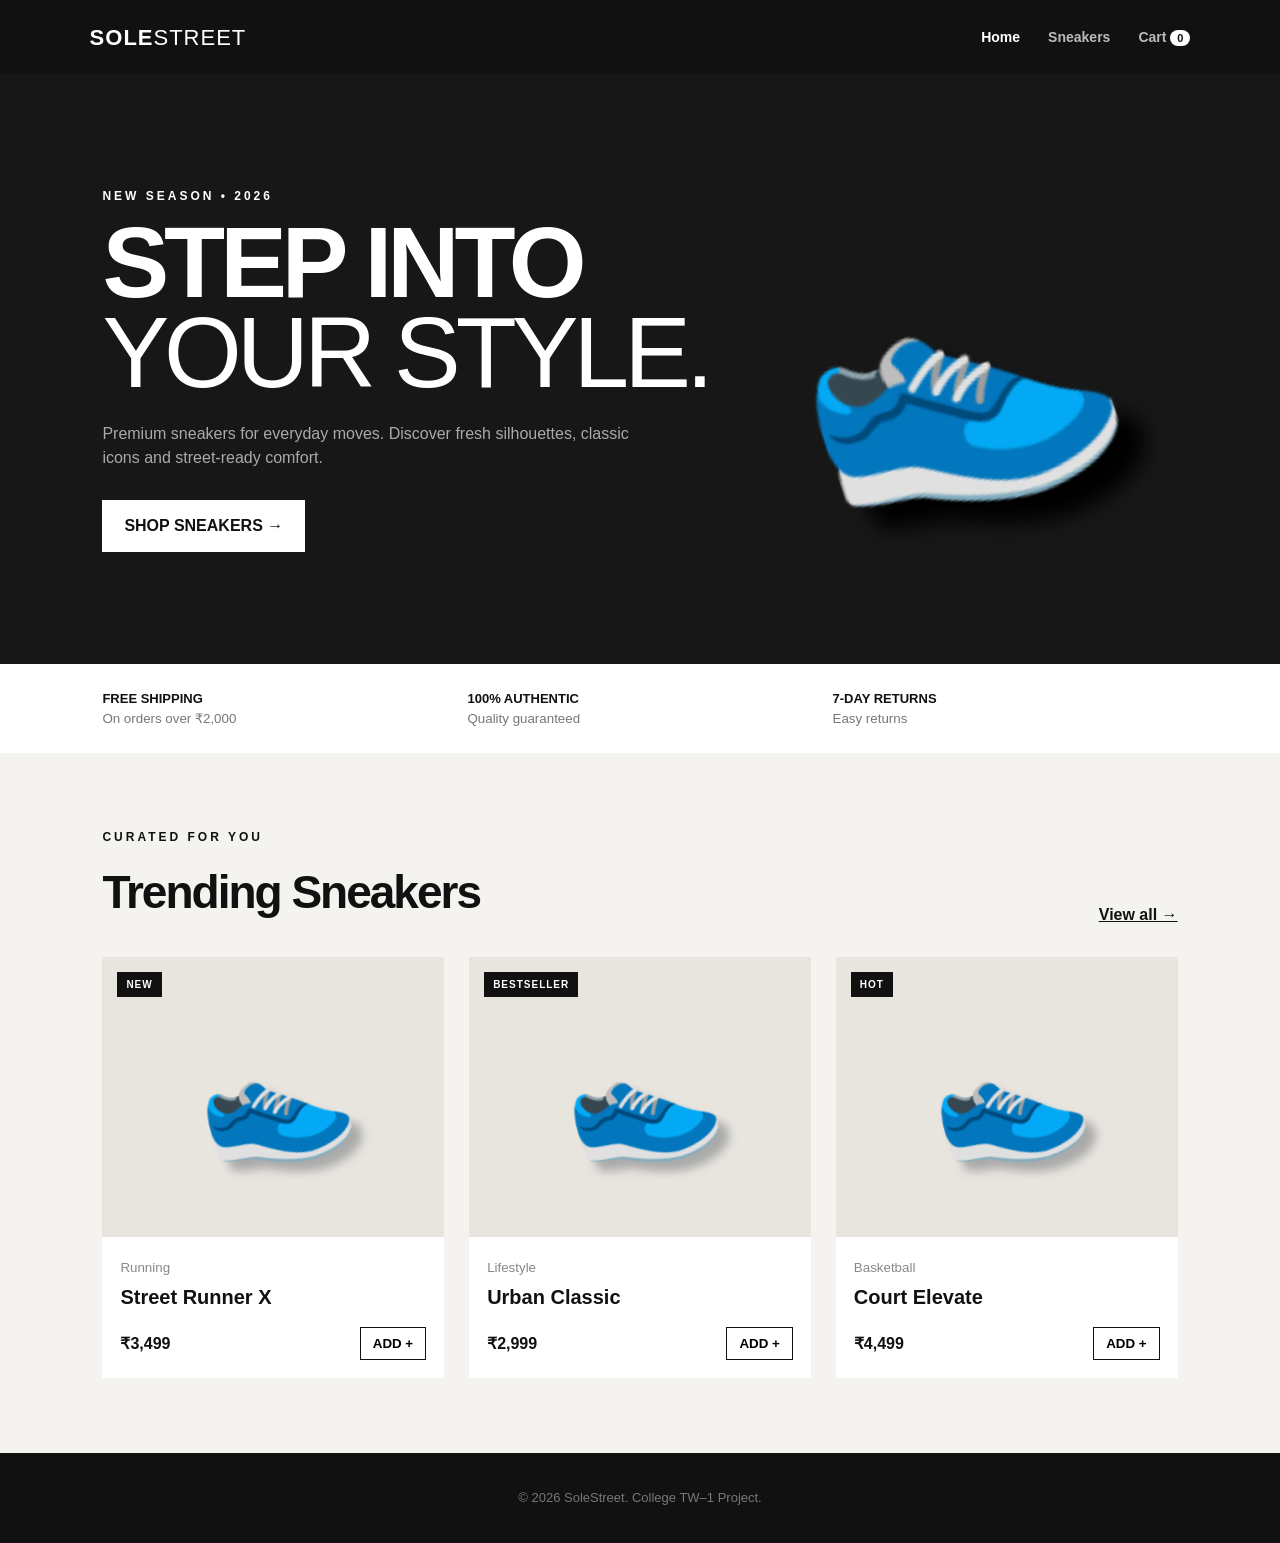
<file: index.html>
<!DOCTYPE html>
<html lang="en">
<head>
  <meta charset="UTF-8">
  <meta name="viewport" content="width=device-width, initial-scale=1.0">
  <title>SoleStreet | Sneaker Store</title>
  <link rel="stylesheet" href="css/style.css">
</head>
<body>
  <header class="navbar">
    <a class="logo" href="index.html">SOLE<span>STREET</span></a>
    <nav>
      <a class="active" href="index.html">Home</a>
      <a href="products.html">Sneakers</a>
      <a href="cart.html">Cart <b id="cartCount">0</b></a>
    </nav>
  </header>

  <main>
    <section class="hero">
      <div class="hero-content">
        <p class="eyebrow">NEW SEASON • 2026</p>
        <h1>STEP INTO<br><span>YOUR STYLE.</span></h1>
        <p>Premium sneakers for everyday moves. Discover fresh silhouettes, classic icons and street-ready comfort.</p>
        <a class="btn" href="products.html">SHOP SNEAKERS →</a>
      </div>
      <div class="hero-shoe">👟</div>
    </section>

    <section class="features">
      <div><strong>FREE SHIPPING</strong><small>On orders over ₹2,000</small></div>
      <div><strong>100% AUTHENTIC</strong><small>Quality guaranteed</small></div>
      <div><strong>7-DAY RETURNS</strong><small>Easy returns</small></div>
    </section>

    <section class="section">
      <div class="section-title">
        <div><p class="eyebrow">CURATED FOR YOU</p><h2>Trending Sneakers</h2></div>
        <a href="products.html">View all →</a>
      </div>
      <div id="featuredProducts" class="product-grid"></div>
    </section>
  </main>

  <footer><p>© 2026 SoleStreet. College TW–1 Project.</p></footer>
  <script src="js/products.js"></script>
  <script src="js/script.js"></script>
</body>
</html>
</file>
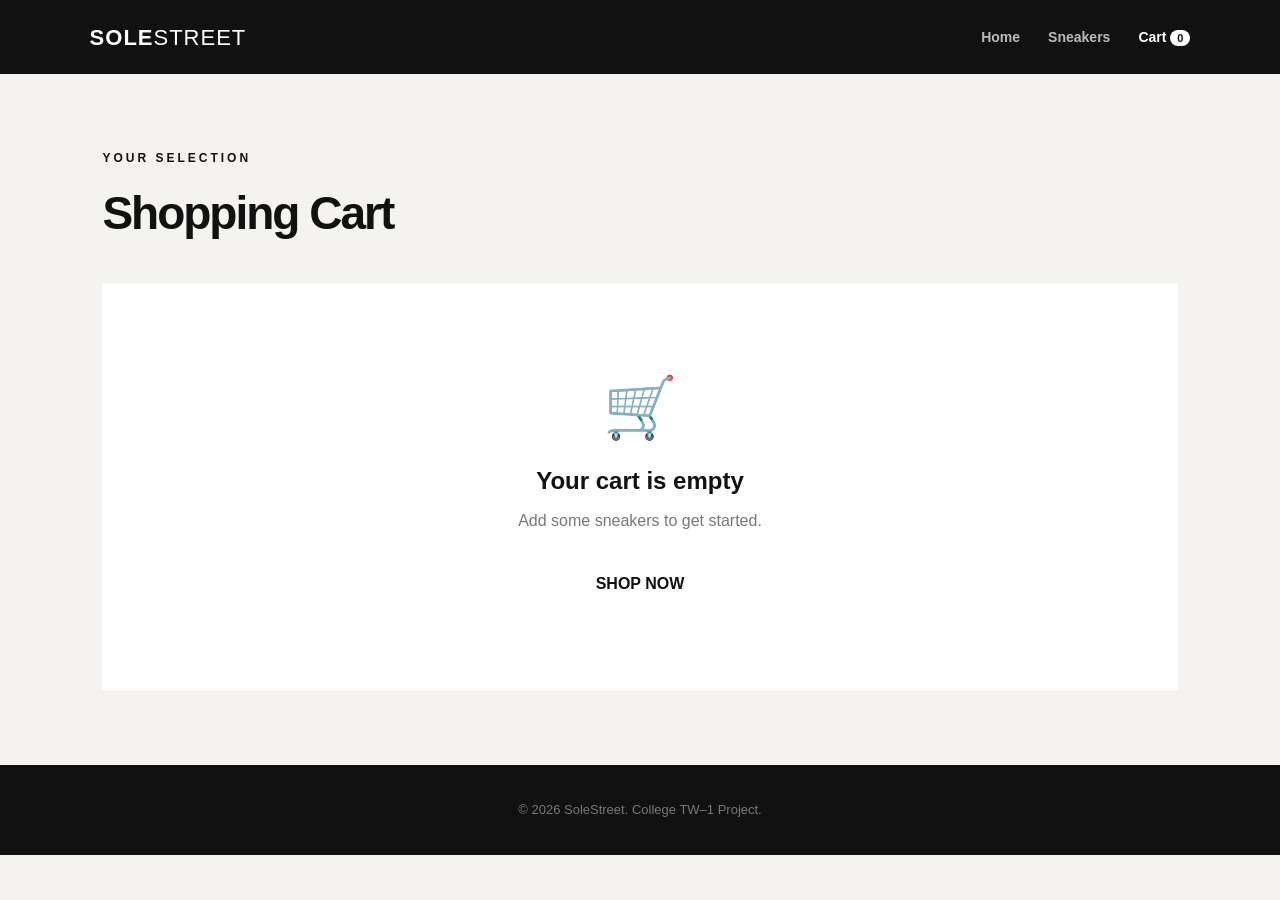
<file: cart.html>
<!DOCTYPE html>
<html lang="en">
<head>
  <meta charset="UTF-8">
  <meta name="viewport" content="width=device-width, initial-scale=1.0">
  <title>Your Cart | SoleStreet</title>
  <link rel="stylesheet" href="css/style.css">
</head>
<body>
  <header class="navbar">
    <a class="logo" href="index.html">SOLE<span>STREET</span></a>
    <nav><a href="index.html">Home</a><a href="products.html">Sneakers</a><a class="active" href="cart.html">Cart <b id="cartCount">0</b></a></nav>
  </header>

  <main class="section">
    <div class="page-heading"><p class="eyebrow">YOUR SELECTION</p><h1>Shopping Cart</h1></div>
    <div id="cartContainer"></div>
  </main>

  <footer><p>© 2026 SoleStreet. College TW–1 Project.</p></footer>
  <script src="js/products.js"></script>
  <script src="js/script.js"></script>
</body>
</html>
</file>
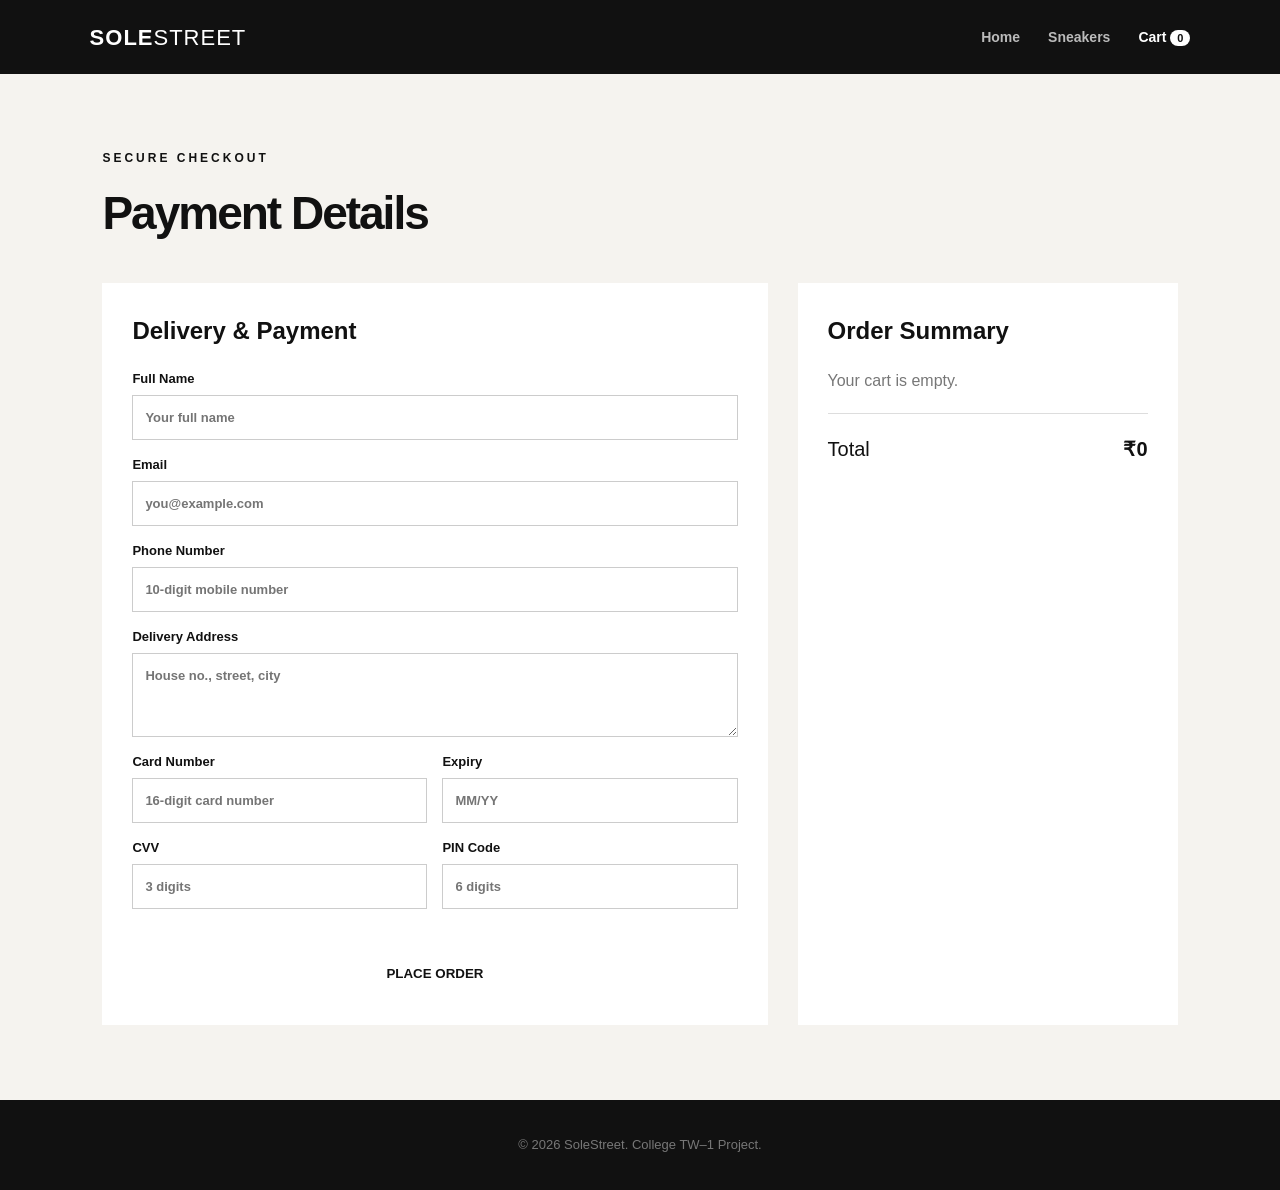
<file: payment.html>
<!DOCTYPE html>
<html lang="en">
<head>
  <meta charset="UTF-8">
  <meta name="viewport" content="width=device-width, initial-scale=1.0">
  <title>Payment | SoleStreet</title>
  <link rel="stylesheet" href="css/style.css">
</head>
<body>
  <header class="navbar">
    <a class="logo" href="index.html">SOLE<span>STREET</span></a>
    <nav><a href="index.html">Home</a><a href="products.html">Sneakers</a><a class="active" href="cart.html">Cart <b id="cartCount">0</b></a></nav>
  </header>

  <main class="section checkout">
    <div class="page-heading"><p class="eyebrow">SECURE CHECKOUT</p><h1>Payment Details</h1></div>
    <div class="checkout-layout">
      <form id="paymentForm" class="payment-form" novalidate>
        <h2>Delivery & Payment</h2>
        <label>Full Name<input id="name" type="text" placeholder="Your full name"></label>
        <label>Email<input id="email" type="email" placeholder="you@example.com"></label>
        <label>Phone Number<input id="phone" type="tel" inputmode="numeric" placeholder="10-digit mobile number" maxlength="10"></label>
        <label>Delivery Address<textarea id="address" rows="3" placeholder="House no., street, city"></textarea></label>
        <div class="form-row">
          <label>Card Number<input id="card" type="text" inputmode="numeric" placeholder="16-digit card number" maxlength="19"></label>
          <label>Expiry<input id="expiry" type="text" placeholder="MM/YY" maxlength="5"></label>
        </div>
        <div class="form-row">
          <label>CVV<input id="cvv" type="password" inputmode="numeric" placeholder="3 digits" maxlength="3"></label>
          <label>PIN Code<input id="pin" type="text" inputmode="numeric" placeholder="6 digits" maxlength="6"></label>
        </div>
        <p id="formError" class="error"></p>
        <button class="btn full" type="submit">PLACE ORDER</button>
      </form>
      <aside id="orderSummary" class="summary"></aside>
    </div>
  </main>

  <footer><p>© 2026 SoleStreet. College TW–1 Project.</p></footer>
  <script src="js/products.js"></script>
  <script src="js/script.js"></script>
</body>
</html>
</file>
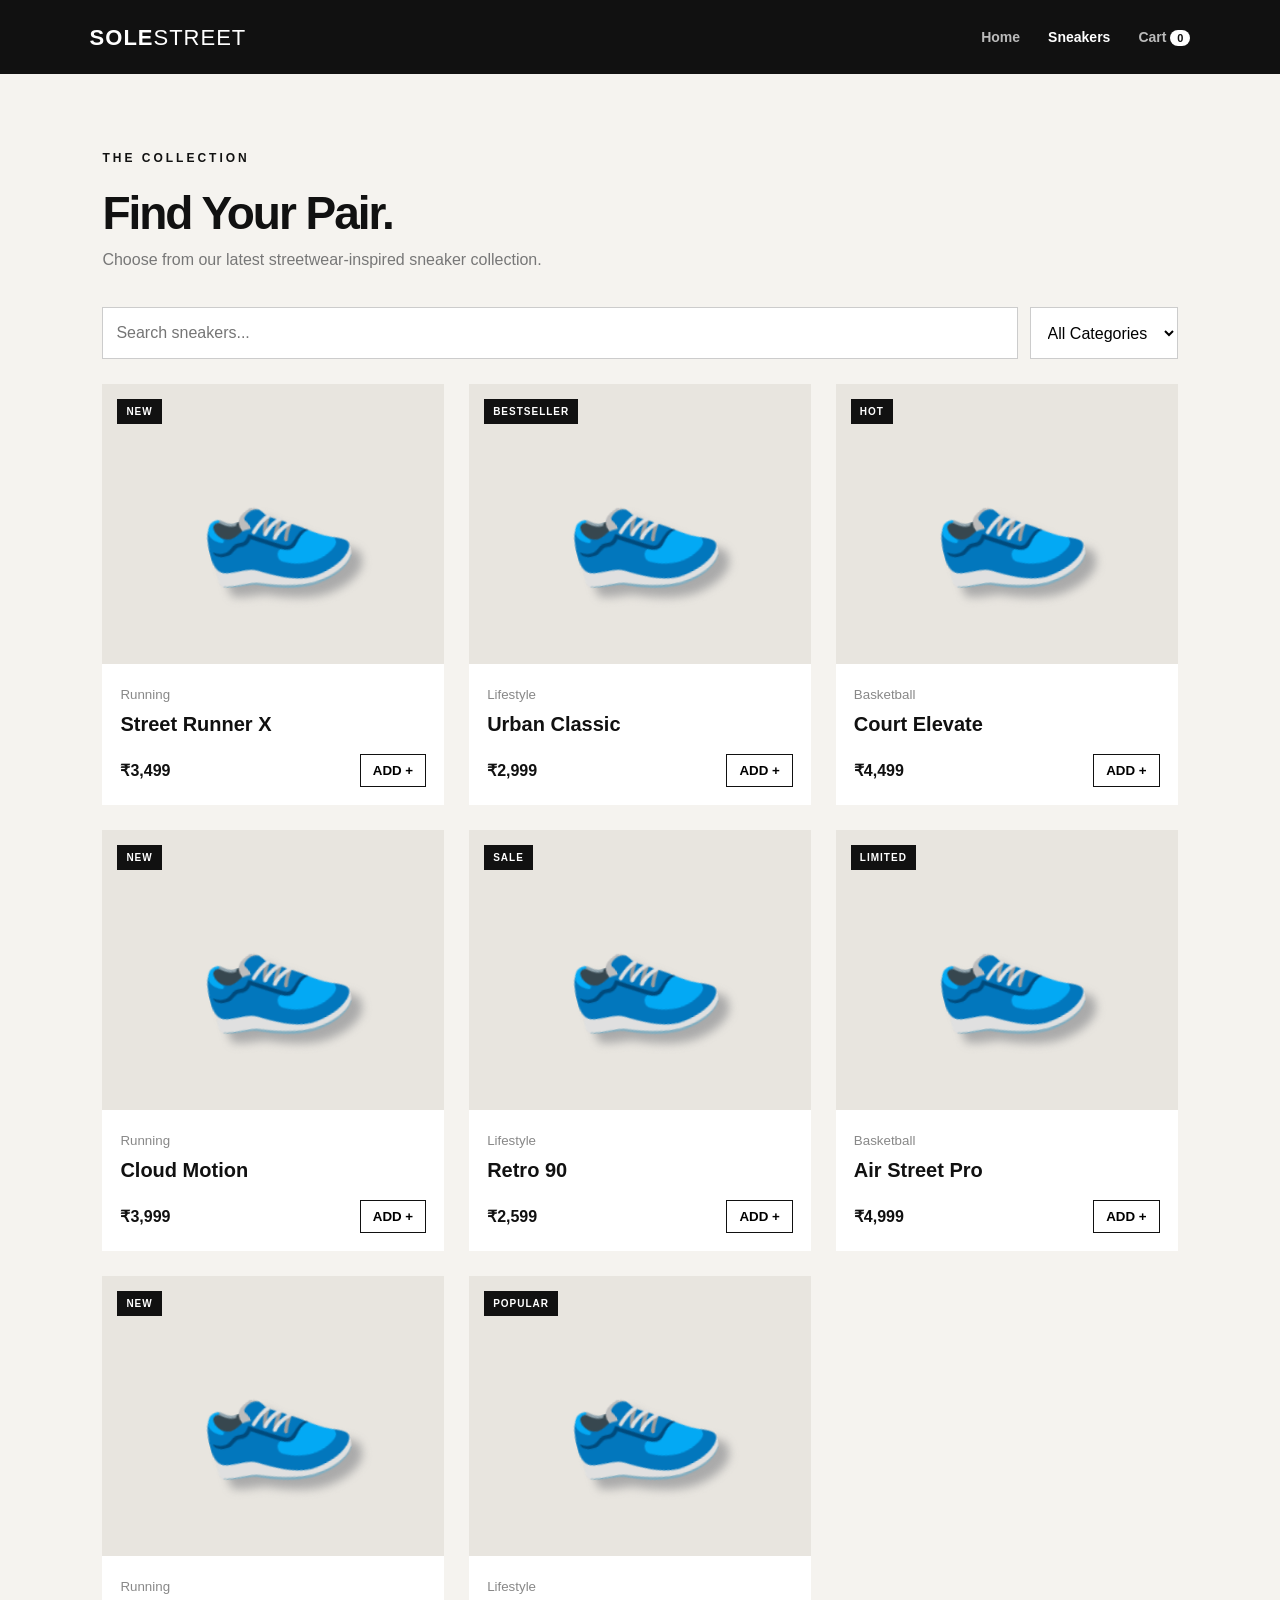
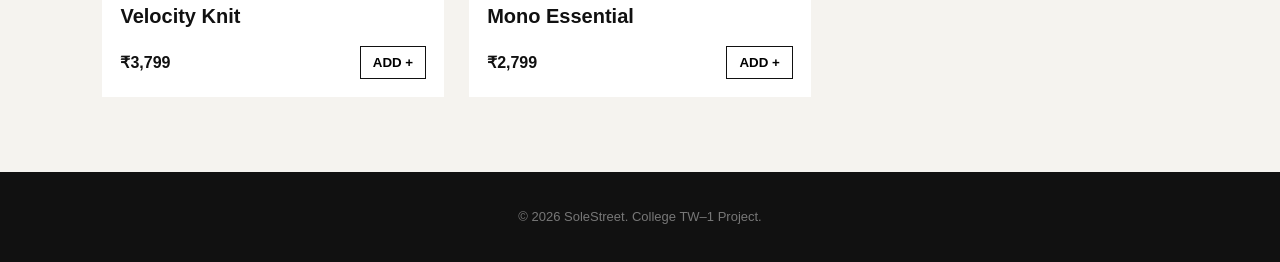
<file: products.html>
<!DOCTYPE html>
<html lang="en">
<head>
  <meta charset="UTF-8">
  <meta name="viewport" content="width=device-width, initial-scale=1.0">
  <title>Sneakers | SoleStreet</title>
  <link rel="stylesheet" href="css/style.css">
</head>
<body>
  <header class="navbar">
    <a class="logo" href="index.html">SOLE<span>STREET</span></a>
    <nav><a href="index.html">Home</a><a class="active" href="products.html">Sneakers</a><a href="cart.html">Cart <b id="cartCount">0</b></a></nav>
  </header>

  <main class="section products-page">
    <div class="page-heading">
      <p class="eyebrow">THE COLLECTION</p>
      <h1>Find Your Pair.</h1>
      <p>Choose from our latest streetwear-inspired sneaker collection.</p>
    </div>
    <div class="toolbar">
      <input id="searchInput" type="search" placeholder="Search sneakers...">
      <select id="categoryFilter"><option value="all">All Categories</option><option value="Running">Running</option><option value="Lifestyle">Lifestyle</option><option value="Basketball">Basketball</option></select>
    </div>
    <div id="productGrid" class="product-grid"></div>
  </main>

  <footer><p>© 2026 SoleStreet. College TW–1 Project.</p></footer>
  <script src="js/products.js"></script>
  <script src="js/script.js"></script>
</body>
</html>
</file>
<file: css/style.css>
*{box-sizing:border-box;margin:0;padding:0}body{font-family:Arial,Helvetica,sans-serif;background:#f5f3ef;color:#111;line-height:1.5}.navbar{height:74px;padding:0 7%;display:flex;align-items:center;justify-content:space-between;background:#111;color:white;position:sticky;top:0;z-index:10}.logo{font-size:22px;font-weight:900;letter-spacing:1px;color:white;text-decoration:none}.logo span{font-weight:400}.navbar nav{display:flex;gap:28px}.navbar nav a{color:#bbb;text-decoration:none;font-weight:700;font-size:14px}.navbar nav a:hover,.navbar nav .active{color:#fff}.navbar b{background:#fff;color:#111;border-radius:20px;padding:2px 7px;font-size:11px}.hero{min-height:590px;background:#171717;color:white;padding:80px 8%;display:flex;align-items:center;justify-content:space-between;overflow:hidden}.hero-content{max-width:650px}.eyebrow{font-size:12px;letter-spacing:3px;font-weight:800;margin-bottom:12px}.hero h1{font-size:clamp(52px,8vw,100px);line-height:.9;margin-bottom:25px;letter-spacing:-5px}.hero h1 span{font-weight:300}.hero p:not(.eyebrow){color:#aaa;max-width:530px;margin-bottom:30px}.hero-shoe{font-size:260px;transform:rotate(-18deg);filter:drop-shadow(20px 30px 10px #000);margin-right:6%}.btn{display:inline-block;background:#fff;color:#111;text-decoration:none;padding:14px 22px;font-weight:900;border:none;cursor:pointer}.btn:hover{opacity:.8}.features{display:grid;grid-template-columns:repeat(3,1fr);background:#fff;padding:25px 8%;gap:20px}.features div{display:flex;flex-direction:column}.features strong{font-size:13px}.features small{color:#777}.section{padding:75px 8%;max-width:1400px;margin:auto}.section-title{display:flex;justify-content:space-between;align-items:end;margin-bottom:30px}.section-title h2,.page-heading h1{font-size:46px;letter-spacing:-2px}.section-title a{color:#111;font-weight:bold}.product-grid{display:grid;grid-template-columns:repeat(3,1fr);gap:25px}.product-card{background:#fff;overflow:hidden}.shoe-image{height:280px;background:#e8e5df;display:flex;align-items:center;justify-content:center;position:relative}.shoe{font-size:125px;filter:drop-shadow(8px 12px 5px #aaa);transform:rotate(-15deg)}.tag{position:absolute;top:15px;left:15px;background:#111;color:#fff;padding:5px 9px;font-size:10px;font-weight:bold;letter-spacing:1px}.product-info{padding:18px}.product-info small{color:#888}.product-info h3{font-size:20px;margin:3px 0 15px}.price-row{display:flex;justify-content:space-between;align-items:center}.price-row button{border:1px solid #111;background:white;padding:8px 12px;font-weight:bold;cursor:pointer}.price-row button:hover{background:#111;color:white}.page-heading{margin-bottom:35px}.page-heading p:not(.eyebrow){color:#777}.toolbar{display:flex;gap:12px;margin-bottom:25px}.toolbar input,.toolbar select{padding:13px;border:1px solid #ccc;background:white;font:inherit}.toolbar input{flex:1}.cart-list{background:white}.cart-item{display:grid;grid-template-columns:90px 1fr auto auto auto;align-items:center;gap:20px;padding:18px;border-bottom:1px solid #eee}.mini-shoe{font-size:50px;text-align:center;background:#e8e5df;padding:10px}.cart-name small{color:#888}.cart-name h3{font-size:17px}.qty{display:flex;align-items:center;gap:12px}.qty button{width:30px;height:30px;border:1px solid #ccc;background:white;cursor:pointer}.remove{border:0;background:none;font-size:24px;cursor:pointer}.cart-total{display:flex;justify-content:flex-end;align-items:center;gap:30px;padding:30px 0;font-size:20px}.empty{text-align:center;background:white;padding:80px 20px}.empty div{font-size:60px}.empty h2{margin:10px}.empty p{color:#777;margin-bottom:25px}.checkout-layout{display:grid;grid-template-columns:1.4fr .8fr;gap:30px}.payment-form,.summary{background:#fff;padding:30px}.payment-form h2,.summary h2{margin-bottom:20px}.payment-form label{display:block;font-size:13px;font-weight:bold;margin-bottom:15px}.payment-form input,.payment-form textarea{display:block;width:100%;margin-top:6px;border:1px solid #ccc;padding:12px;font:inherit}.form-row{display:grid;grid-template-columns:1fr 1fr;gap:15px}.full{width:100%}.error{color:#c00;font-size:13px;min-height:20px;margin-bottom:8px}.summary>div{display:flex;justify-content:space-between;gap:15px;margin:13px 0;font-size:14px}.summary hr{border:0;border-top:1px solid #ddd;margin:20px 0}.summary-total{font-size:20px!important}.summary p{color:#777}footer{padding:35px 8%;background:#111;color:#777;text-align:center;font-size:13px}@media(max-width:800px){.navbar{padding:0 5%}.navbar nav{gap:12px}.hero{padding:60px 7%;min-height:520px}.hero-shoe{font-size:140px;position:absolute;right:-25px;opacity:.35}.features{grid-template-columns:1fr;padding:20px 7%}.section{padding:50px 6%}.product-grid{grid-template-columns:1fr 1fr}.shoe-image{height:220px}.section-title{align-items:start;gap:15px}.section-title h2,.page-heading h1{font-size:36px}.cart-item{grid-template-columns:65px 1fr auto;gap:10px}.cart-item>.qty{grid-column:2}.cart-item>strong:not(.cart-name strong){grid-column:3;grid-row:1}.remove{grid-column:3}.checkout-layout{grid-template-columns:1fr}.form-row{grid-template-columns:1fr}}@media(max-width:500px){.navbar{height:auto;padding:18px 5%;flex-direction:column;gap:12px}.hero h1{font-size:55px}.product-grid{grid-template-columns:1fr}.toolbar{flex-direction:column}.cart-total{flex-wrap:wrap}.cart-total .btn{width:100%;text-align:center}}
</file>
